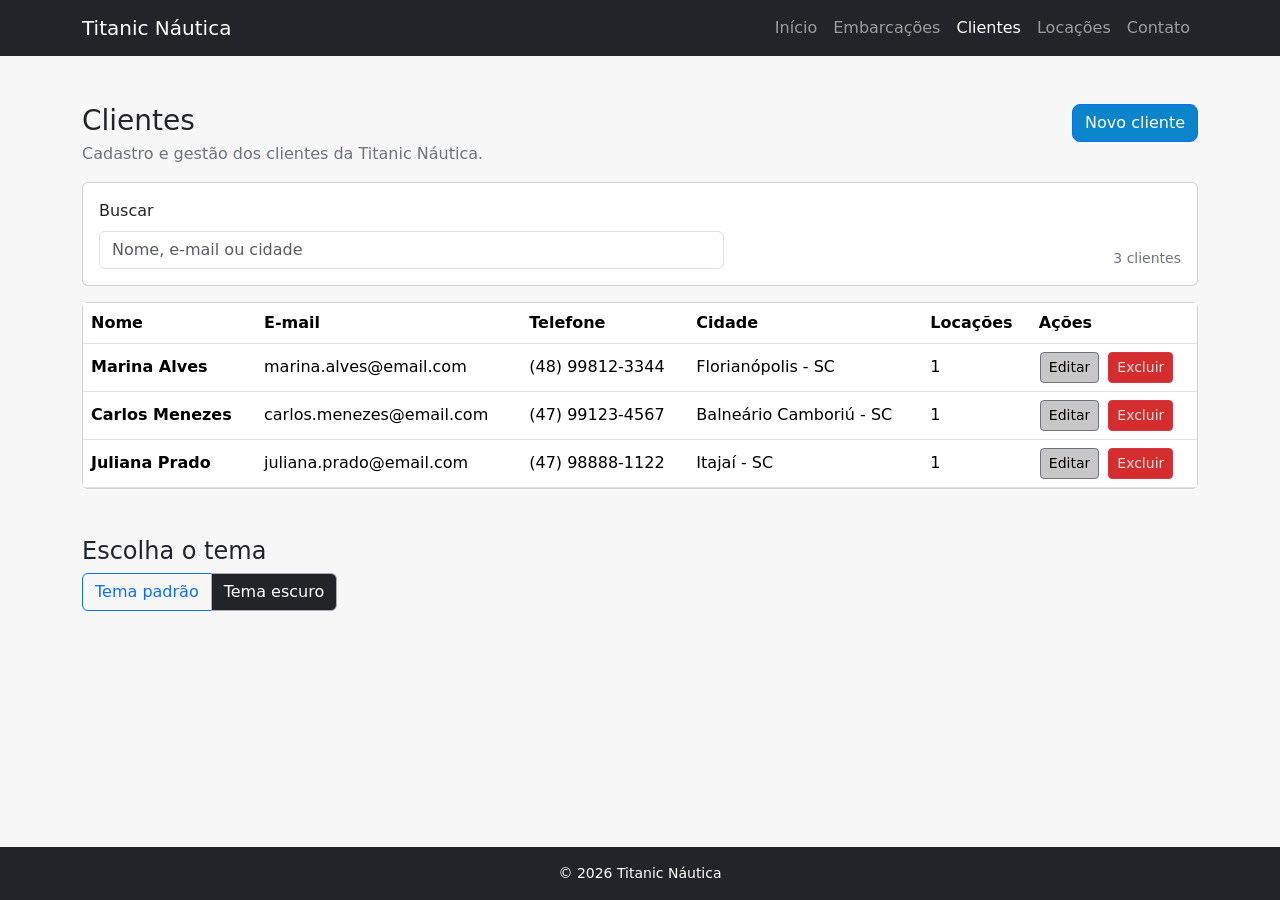
<file: clientes.html>
<!DOCTYPE html>
<html lang="pt-BR">

<head>
    <meta charset="UTF-8">
    <meta name="viewport" content="width=device-width, initial-scale=1.0">
    <meta name="description" content="Cadastro e gestão dos clientes da Titanic Náutica.">
    <title>Clientes — Titanic Náutica</title>
    <link href="https://cdn.jsdelivr.net/npm/bootstrap@5.3.8/dist/css/bootstrap.min.css" rel="stylesheet"
        integrity="sha384-sRIl4kxILFvY47J16cr9ZwB07vP4J8+LH7qKQnuqkuIAvNWLzeN8tE5YBujZqJLB" crossorigin="anonymous">
    <link rel="stylesheet" href="css/clientes.css">
</head>

<body class="d-flex flex-column min-vh-100">

    <div id="cabecalho"></div>

    <main class="flex-grow-1">
        <div class="container py-5">
            <div class="d-flex flex-column flex-sm-row justify-content-between align-items-sm-center gap-2 mb-3">
                <div>
                    <h1 class="h3 mb-1">Clientes</h1>
                    <p class="text-secondary mb-0">Cadastro e gestão dos clientes da Titanic Náutica.</p>
                </div>
                <button type="button" class="btn btn-primary align-self-start" id="novo-cliente">
                    Novo cliente
                </button>
            </div>

            <div id="mensagens" class="mb-3"></div>

            <div class="card mb-3">
                <div class="card-body">
                    <div class="row g-3 align-items-end">
                        <div class="col-12 col-md-7">
                            <label for="busca-cliente" class="form-label">Buscar</label>
                            <input id="busca-cliente" type="search" class="form-control"
                                placeholder="Nome, e-mail ou cidade">
                        </div>
                        <div class="col-12 col-md-5">
                            <p class="text-secondary small mb-0 text-md-end" id="contador-clientes"></p>
                        </div>
                    </div>
                </div>
            </div>

            <div class="card d-none" id="card-clientes">
                <div id="lista-clientes"></div>
            </div>

            <div class="text-center py-5 d-none" id="clientes-vazio">
                <h2 class="h5">Nenhum cliente encontrado</h2>
                <p class="text-secondary mb-0">Cadastre um cliente ou ajuste a busca.</p>
            </div>
        </div>

        <section class="container pb-5">
            <h2 class="h4 mb-2">Escolha o tema</h2>
            <div class="btn-group" role="group" aria-label="Basic example">
                <button type="button" class="btn btn-outline-primary" id="btn-tema-padrao">Tema padrão</button>
                <button type="button" class="btn btn-dark" id="btn-tema-escuro">Tema escuro</button>
            </div>
        </section>
    </main>

    <div class="modal fade" id="modalCliente" tabindex="-1" aria-labelledby="titulo-modal-cliente" aria-hidden="true">
        <div class="modal-dialog modal-dialog-centered modal-dialog-scrollable">
            <form id="form-cliente" class="modal-content needs-validation" novalidate>
                <div class="modal-header">
                    <h2 class="modal-title fs-5" id="titulo-modal-cliente">Novo cliente</h2>
                    <button type="button" class="btn-close" data-bs-dismiss="modal" aria-label="Fechar"></button>
                </div>
                <div class="modal-body">
                    <div id="erro-cliente" class="mb-3"></div>
                    <input type="hidden" id="cliente-id">

                    <div class="mb-3">
                        <label for="cliente-nome" class="form-label">Nome</label>
                        <input id="cliente-nome" type="text" class="form-control" required minlength="3"
                            maxlength="80">
                        <div class="invalid-feedback">Informe o nome do cliente.</div>
                    </div>

                    <div class="mb-3">
                        <label for="cliente-email" class="form-label">E-mail</label>
                        <input id="cliente-email" type="email" class="form-control" required>
                        <div class="invalid-feedback">Informe um e-mail válido.</div>
                    </div>

                    <div class="row g-3 mb-3">
                        <div class="col-12 col-sm-6">
                            <label for="cliente-telefone" class="form-label">Telefone</label>
                            <input id="cliente-telefone" type="tel" class="form-control" required
                                placeholder="(48) 99999-9999">
                            <div class="invalid-feedback">Informe o telefone.</div>
                        </div>
                        <div class="col-12 col-sm-6">
                            <label for="cliente-cpf" class="form-label">CPF</label>
                            <input id="cliente-cpf" type="text" class="form-control" required minlength="11"
                                maxlength="14" placeholder="000.000.000-00">
                            <div class="invalid-feedback">Informe o CPF.</div>
                        </div>
                    </div>

                    <div>
                        <label for="cliente-cidade" class="form-label">Cidade</label>
                        <input id="cliente-cidade" type="text" class="form-control" required maxlength="80">
                        <div class="invalid-feedback">Informe a cidade.</div>
                    </div>
                </div>
                <div class="modal-footer">
                    <button type="button" class="btn btn-outline-secondary" data-bs-dismiss="modal">
                        Cancelar
                    </button>
                    <button type="submit" class="btn btn-primary">Salvar</button>
                </div>
            </form>
        </div>
    </div>

    <div id="rodape"></div>

    <script src="https://cdn.jsdelivr.net/npm/bootstrap@5.3.8/dist/js/bootstrap.bundle.min.js"
        integrity="sha384-FKyoEForCGlyvwx9Hj09JcYn3nv7wiPVlz7YYwJrWVcXK/BmnVDxM+D2scQbITxI"
        crossorigin="anonymous"></script>
    <script src="utils/formatar.js"></script>
    <script src="utils/dados.js"></script>
    <script src="components/header.js"></script>
    <script src="components/footer.js"></script>
    <script src="components/tabela.js"></script>
    <script src="components/alerta.js"></script>
    <script src="components/modalConfirmacao.js"></script>
    <script src="components/tema.js"></script>
    <script src="js/clientes.js"></script>
</body>

</html>
</file>
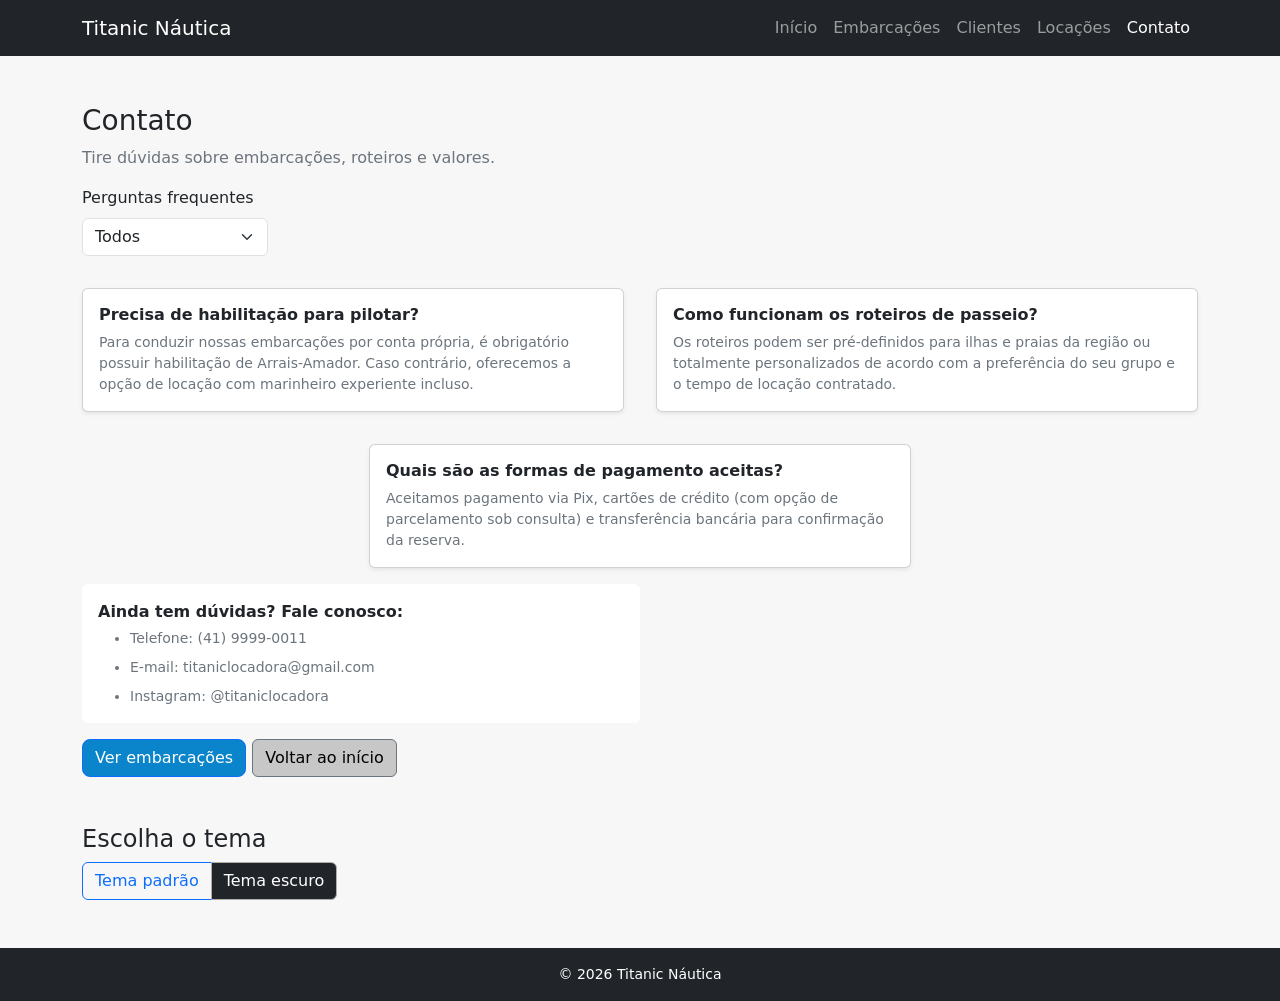
<file: contato.html>
<!DOCTYPE html>
<html lang="pt-BR">

<head>
    <meta charset="UTF-8">
    <meta name="viewport" content="width=device-width, initial-scale=1.0">
    <meta name="description" content="Fale com a equipe da Titanic Náutica.">
    <title>Contato — Titanic Náutica</title>
    <link href="https://cdn.jsdelivr.net/npm/bootstrap@5.3.8/dist/css/bootstrap.min.css" rel="stylesheet"
        integrity="sha384-sRIl4kxILFvY47J16cr9ZwB07vP4J8+LH7qKQnuqkuIAvNWLzeN8tE5YBujZqJLB" crossorigin="anonymous">
    <link rel="stylesheet" href="css/contato.css">
</head>

<body class="d-flex flex-column min-vh-100">

    <div id="cabecalho"></div>

    <main class="flex-grow-1">
        <div class="container py-5">
            <h1 class="h3 mb-2">Contato</h1>
            <p class="text-secondary mb-3">Tire dúvidas sobre embarcações, roteiros e valores.</p>

        <div class="col-6 col-lg-2 my-3">
                <label for="filtro-status" class="form-label">Perguntas frequentes</label>
                    <select id="filtro-status" class="form-select">
                        <option value="">Todos</option>
                        <option value="Embarcações">Embarcações</option>
                        <option value="Roteiros">Roteiros</option>
                        <option value="Valores">Valores</option>
                    </select>
            </div>

            <div id="lista-duvidas" class="row g-3 my-3">
                <div class="col-md-6 card-duvida" data-categoria="Embarcações">
                    <div class="card h-100 shadow-sm">
                        <div class="card-body">
                            <h5 class="card-title h6 fw-bold">Precisa de habilitação para pilotar?</h5>
                            <p class="card-text text-secondary small mb-0">Para conduzir nossas embarcações por conta própria, é obrigatório possuir habilitação de Arrais-Amador. Caso contrário, oferecemos a opção de locação com marinheiro experiente incluso.</p>
                        </div>
                    </div>
                </div>

                <div class="col-md-6 card-duvida" data-categoria="Roteiros">
                    <div class="card h-100 shadow-sm">
                        <div class="card-body">
                            <h5 class="card-title h6 fw-bold">Como funcionam os roteiros de passeio?</h5>
                            <p class="card-text text-secondary small mb-0">Os roteiros podem ser pré-definidos para ilhas e praias da região ou totalmente personalizados de acordo com a preferência do seu grupo e o tempo de locação contratado.</p>
                        </div>
                    </div>
                </div>

                <div class="col-md-6 card-duvida" data-categoria="Valores">
                    <div class="card h-100 shadow-sm">
                        <div class="card-body">
                            <h5 class="card-title h6 fw-bold">Quais são as formas de pagamento aceitas?</h5>
                            <p class="card-text text-secondary small mb-0">Aceitamos pagamento via Pix, cartões de crédito (com opção de parcelamento sob consulta) e transferência bancária para confirmação da reserva.</p>
                        </div>
                    </div>
                </div>
            </div>

            <div class="card my-3 border-0 col-md-6">
                <div class="card-body">
                    <p class="fs-6 fw-bold mb-1">Ainda tem dúvidas? Fale conosco:</p>
                    <ul class="d-flex gap-2 flex-column small mb-0 text-secondary">
                        <li>Telefone: (41) 9999-0011</li>
                        <li>E-mail: titaniclocadora@gmail.com</li>
                        <li>Instagram: @titaniclocadora</li>
                    </ul>
                </div>
            </div>

            <a href="embarcacoes.html" class="btn btn-primary">Ver embarcações</a>
            <a href="index.html" class="btn btn-outline-secondary">Voltar ao início</a>
        </div>

        <section class="container pb-5">
            <h2 class="h4 mb-2">Escolha o tema</h2>
            <div class="btn-group" role="group" aria-label="Basic example">
                <button type="button" class="btn btn-outline-primary" id="btn-tema-padrao">Tema padrão</button>
                <button type="button" class="btn btn-dark" id="btn-tema-escuro">Tema escuro</button>
            </div>
        </section>
    </main>

    <div id="rodape"></div>

    <script src="https://cdn.jsdelivr.net/npm/bootstrap@5.3.8/dist/js/bootstrap.bundle.min.js"
        integrity="sha384-FKyoEForCGlyvwx9Hj09JcYn3nv7wiPVlz7YYwJrWVcXK/BmnVDxM+D2scQbITxI"
        crossorigin="anonymous"></script>
    <script src="components/header.js"></script>
    <script src="components/footer.js"></script>
    <script src="components/cardContato.js"></script>
    <script src="components/tema.js"></script>
    <script src="js/contato.js"></script>
</body>

</html>
</file>
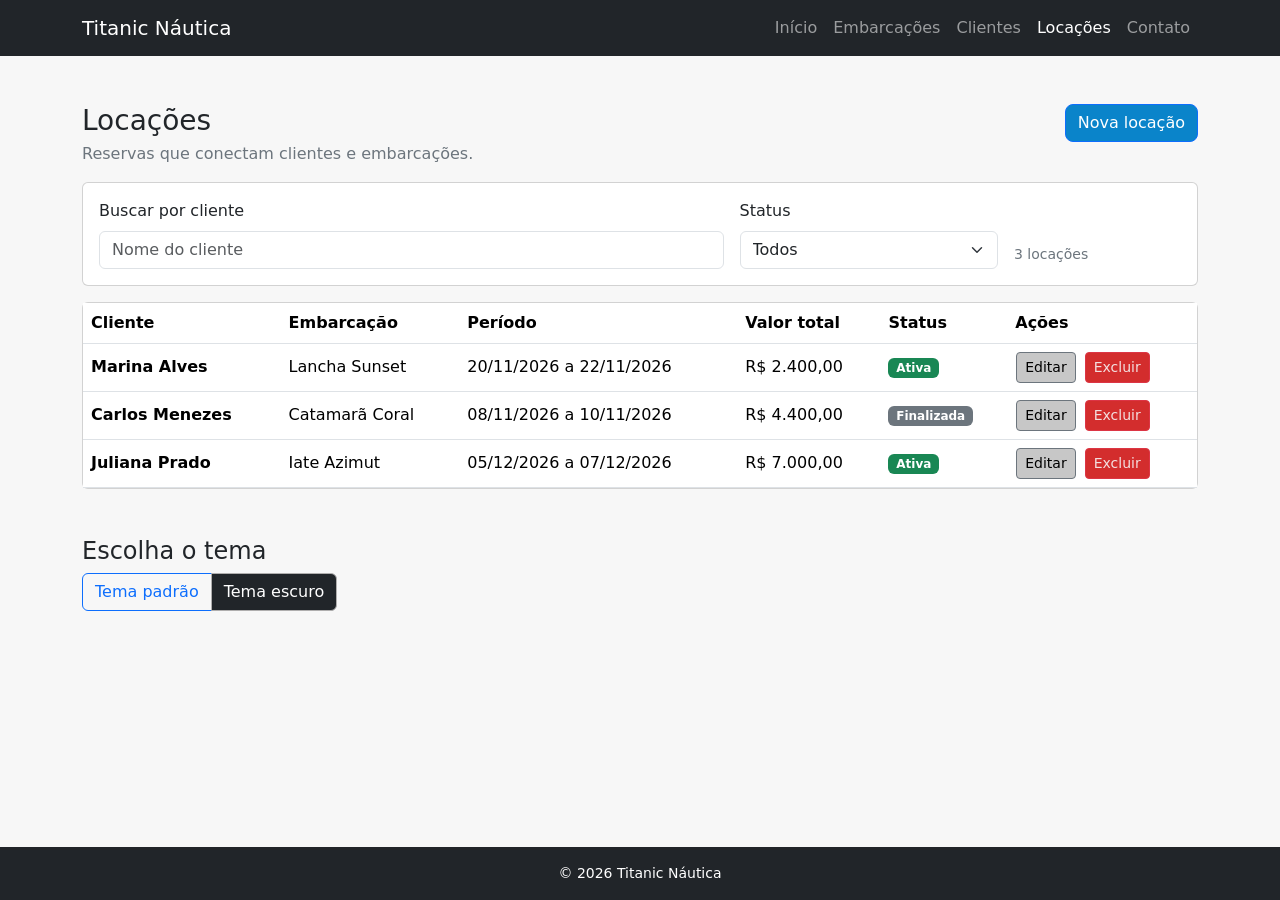
<file: locacoes.html>
<!DOCTYPE html>
<html lang="pt-BR">

<head>
    <meta charset="UTF-8">
    <meta name="viewport" content="width=device-width, initial-scale=1.0">
    <meta name="description" content="Reservas de embarcações que conectam clientes e barcos.">
    <title>Locações — Titanic Náutica</title>
    <link href="https://cdn.jsdelivr.net/npm/bootstrap@5.3.8/dist/css/bootstrap.min.css" rel="stylesheet"
        integrity="sha384-sRIl4kxILFvY47J16cr9ZwB07vP4J8+LH7qKQnuqkuIAvNWLzeN8tE5YBujZqJLB" crossorigin="anonymous">
    <link rel="stylesheet" href="css/locacoes.css">
</head>

<body class="d-flex flex-column min-vh-100">

    <div id="cabecalho"></div>

    <main class="flex-grow-1">
        <div class="container py-5">
            <div class="d-flex flex-column flex-sm-row justify-content-between align-items-sm-center gap-2 mb-3">
                <div>
                    <h1 class="h3 mb-1">Locações</h1>
                    <p class="text-secondary mb-0">Reservas que conectam clientes e embarcações.</p>
                </div>
                <button type="button" class="btn btn-primary align-self-start" id="nova-locacao">
                    Nova locação
                </button>
            </div>

            <div id="mensagens" class="mb-3"></div>

            <div class="card mb-3">
                <div class="card-body">
                    <div class="row g-3 align-items-end">
                        <div class="col-12 col-md-7">
                            <label for="busca-locacao" class="form-label">Buscar por cliente</label>
                            <input id="busca-locacao" type="search" class="form-control" placeholder="Nome do cliente">
                        </div>
                        <div class="col-6 col-md-3">
                            <label for="filtro-locacao" class="form-label">Status</label>
                            <select id="filtro-locacao" class="form-select">
                                <option value="">Todos</option>
                                <option value="ativa">Ativa</option>
                                <option value="finalizada">Finalizada</option>
                                <option value="cancelada">Cancelada</option>
                            </select>
                        </div>
                        <div class="col-6 col-md-2">
                            <p class="text-secondary small mb-1" id="contador-locacoes"></p>
                        </div>
                    </div>
                </div>
            </div>

            <div class="card d-none" id="card-locacoes">
                <div id="lista-locacoes"></div>
            </div>

            <div class="text-center py-5 d-none" id="locacoes-vazio">
                <h2 class="h5">Nenhuma locação encontrada</h2>
                <p class="text-secondary mb-0">Cadastre uma locação ou ajuste os filtros.</p>
            </div>
        </div>

        <section class="container pb-5">
            <h2 class="h4 mb-2">Escolha o tema</h2>
            <div class="btn-group" role="group" aria-label="Basic example">
                <button type="button" class="btn btn-outline-primary" id="btn-tema-padrao">Tema padrão</button>
                <button type="button" class="btn btn-dark" id="btn-tema-escuro">Tema escuro</button>
            </div>
        </section>
    </main>

    <div class="modal fade" id="modalLocacao" tabindex="-1" aria-labelledby="titulo-modal-locacao" aria-hidden="true">
        <div class="modal-dialog modal-dialog-centered modal-dialog-scrollable">
            <form id="form-locacao" class="modal-content needs-validation" novalidate>
                <div class="modal-header">
                    <h2 class="modal-title fs-5" id="titulo-modal-locacao">Nova locação</h2>
                    <button type="button" class="btn-close" data-bs-dismiss="modal" aria-label="Fechar"></button>
                </div>
                <div class="modal-body">
                    <div id="erro-locacao" class="mb-3"></div>
                    <input type="hidden" id="locacao-id">

                    <div class="mb-3">
                        <label for="locacao-cliente" class="form-label">Cliente</label>
                        <select id="locacao-cliente" class="form-select" required></select>
                        <div class="invalid-feedback">Selecione o cliente.</div>
                    </div>

                    <div class="mb-3">
                        <label for="locacao-embarcacao" class="form-label">Embarcação</label>
                        <select id="locacao-embarcacao" class="form-select" required></select>
                        <div class="invalid-feedback">Selecione a embarcação.</div>
                    </div>

                    <div class="row g-3 mb-3">
                        <div class="col-12 col-sm-6">
                            <label for="locacao-inicio" class="form-label">Retirada</label>
                            <input id="locacao-inicio" type="date" class="form-control" required>
                            <div class="invalid-feedback">Informe a data de retirada.</div>
                        </div>
                        <div class="col-12 col-sm-6">
                            <label for="locacao-fim" class="form-label">Devolução</label>
                            <input id="locacao-fim" type="date" class="form-control" required>
                            <div class="invalid-feedback">Informe a data de devolução.</div>
                        </div>
                    </div>

                    <div class="mb-3">
                        <label for="locacao-status" class="form-label">Status</label>
                        <select id="locacao-status" class="form-select" required>
                            <option value="ativa">Ativa</option>
                            <option value="finalizada">Finalizada</option>
                            <option value="cancelada">Cancelada</option>
                        </select>
                    </div>

                    <div class="alert alert-light border mb-0" id="valor-previsto"></div>
                </div>
                <div class="modal-footer">
                    <button type="button" class="btn btn-outline-secondary" data-bs-dismiss="modal">
                        Cancelar
                    </button>
                    <button type="submit" class="btn btn-primary">Salvar</button>
                </div>
            </form>
        </div>
    </div>

    <div id="rodape"></div>

    <script src="https://cdn.jsdelivr.net/npm/bootstrap@5.3.8/dist/js/bootstrap.bundle.min.js"
        integrity="sha384-FKyoEForCGlyvwx9Hj09JcYn3nv7wiPVlz7YYwJrWVcXK/BmnVDxM+D2scQbITxI"
        crossorigin="anonymous"></script>
    <script src="utils/formatar.js"></script>
    <script src="utils/dados.js"></script>
    <script src="components/header.js"></script>
    <script src="components/footer.js"></script>
    <script src="components/tabela.js"></script>
    <script src="components/alerta.js"></script>
    <script src="components/modalConfirmacao.js"></script>
    <script src="components/tema.js"></script>
    <script src="js/locacoes.js"></script>
</body>

</html>
</file>
<file: css/clientes.css>
:root{
    --cor-primaria: #3d81b9;
    --cor-secundaria: rgb(119, 105, 105);
    --cor-destaque: rgb(18, 40, 163);
    --cor-fundo: #f7f7f7;
    --max-height: 120px;
    --cor-texto: black;
    --cor-texto-destaque: rgb(9, 9, 218);
    --arredondamento: 8px;
    --cor-btn-1: rgb(10, 132, 202);
    --cor-btn-2: rgb(145, 136, 136);
    --cor-btn-3: rgb(199, 199, 199);

}

body{
    background-color: var(--cor-fundo);
}

.modo-escuro{
    --cor-fundo: #121212;
    --cor-texto: #f8f9fa;
    --cor-primaria: #529ecc;
    --cor-btn-1: #396fe2;
    --cor-btn-3: #2b3035;
}

.modo-escuro .card {
    background-color: #1e1e1e;
    color: #f8f9fa;
    border-color: #333;
}   

.modo-escuro .form-control, .modo-escuro .form-select {
    background-color: #1e1e1e;
    color: #f8f9fa;
    border-color: #333;
}

.modo-escuro .form-control::placeholder, .modo-escuro .h3, .modo-escuro .h4{
    color: #f8f9fa;
}

.modo-escuro .form-control, .modo-escuro .form-select {
    background-color: #1e1e1e;
    color: #f8f9fa;
    border-color: #333;
}

.modo-escuro .form-control::placeholder, .modo-escuro .h3, .modo-escuro .h4{
    color: #f8f9fa;
}

.modo-escuro table, .modo-escuro th, .modo-escuro td {
    background-color: #1e1e1e;
    color: #f8f9fa;
    border-color: #333;
}

.btn-primary{
    background-color: var(--cor-btn-1);
    border-radius: var(--arredondamento);
}

.btn-outline-secondary{
    background-color: var(--cor-fundo);
    margin: auto 1px;
}

.btn-outline-secondary{
    background-color: var(--cor-btn-3);
    color: var(--cor-texto);
}

.btn-outline-danger{
    background-color: rgb(211, 45, 45);
    color: rgb(243, 223, 223);
}

.btn-dark{
    border-color: #afaeae;
}

.modo-escuro .modal-content {
    background-color: #1e1e1e;
    color: #f8f9fa;
    border-color: #333;
}

.modo-escuro .modal-header, .modo-escuro .modal-footer {
    border-color: #333;
}

.modo-escuro .modal-body, .modo-escuro .modal-body p, .modo-escuro .modal-body span, .modo-escuro .modal-body strong, .modo-escuro .modal-body li {
    color: #f8f9fa;
}

.modo-escuro .modal-body .text-secondary, .modo-escuro .modal-body .form-text {
    color: #adb5bd;
}

.modo-escuro .modal-body .form-control, .modo-escuro .modal-body .form-select {
    background-color: #2b3035;
    color: #f8f9fa;
    border-color: #495057;
}

.modo-escuro .modal-body .form-control::placeholder {
    color: #6c757d;
}
</file>
<file: css/contato.css>
:root{
    --cor-primaria: #3d81b9;
    --cor-secundaria: rgb(119, 105, 105);
    --cor-destaque: rgb(18, 40, 163);
    --cor-fundo: #f7f7f7;
    --max-height: 120px;
    --cor-texto: black;
    --cor-texto-destaque: rgb(9, 9, 218);
    --arredondamento: 8px;
    --cor-btn-1: rgb(10, 132, 202);
    --cor-btn-2: rgb(145, 136, 136);
    --cor-btn-3: rgb(199, 199, 199);
}

body{
    background-color: var(--cor-fundo);
}

.modo-escuro{
    --cor-fundo: #121212;
    --cor-texto: #f8f9fa;
    --cor-primaria: #529ecc;
    --cor-btn-1: #396fe2;
    --cor-btn-3: #2b3035;
}

.modo-escuro .card {
    background-color: #1e1e1e;
    color: #f8f9fa;
    border-color: #333;
}   

.modo-escuro .form-control, .modo-escuro .form-select {
    background-color: #1e1e1e;
    color: #f8f9fa;
    border-color: #333;
}

.modo-escuro .form-control::placeholder, .modo-escuro .h3, .modo-escuro .h4, .modo-escuro .form-label{
    color: #f8f9fa;
}

.btn-primary{
    background-color: var(--cor-btn-1);
    border-radius: var(--arredondamento);
}

.btn-outline-secondary{
    background-color: var(--cor-btn-3);
    color: var(--cor-texto);
    margin: auto 1px;
}

.btn-dark{
    border-color: #afaeae;
}

#lista-duvidas {
    display: flex;
    flex-wrap: wrap;
    justify-content: center;
    gap: 1rem;
}

#lista-duvidas > div {
    flex: 0 0 calc(50% - 0.5rem);
    max-width: calc(50% - 0.5rem);
}
</file>
<file: css/locacoes.css>
:root{
    --cor-primaria: #3d81b9;
    --cor-secundaria: rgb(119, 105, 105);
    --cor-destaque: rgb(18, 40, 163);
    --cor-fundo: #f7f7f7;
    --max-height: 120px;
    --cor-texto: black;
    --cor-texto-destaque: rgb(9, 9, 218);
    --arredondamento: 8px;
    --cor-btn-1: rgb(10, 132, 202);
    --cor-btn-2: rgb(145, 136, 136);
    --cor-btn-3: rgb(199, 199, 199);

}

body{
    background-color: var(--cor-fundo);
}

.modo-escuro{
    --cor-fundo: #121212;
    --cor-texto: #f8f9fa;
    --cor-primaria: #529ecc;
    --cor-btn-1: #396fe2;
    --cor-btn-3: #2b3035;
}

.modo-escuro .card {
    background-color: #1e1e1e;
    color: #f8f9fa;
    border-color: #333;
}   

.modo-escuro .form-control, .modo-escuro .form-select {
    background-color: #1e1e1e;
    color: #f8f9fa;
    border-color: #333;
}

.modo-escuro .form-control, .modo-escuro .form-select {
    background-color: #1e1e1e;
    color: #f8f9fa;
    border-color: #333;
}

.modo-escuro .form-control::placeholder, .modo-escuro .h3, .modo-escuro .h4{
    color: #f8f9fa;
}

.modo-escuro table, .modo-escuro th, .modo-escuro td {
    background-color: #1e1e1e;
    color: #f8f9fa;
    border-color: #333;
}

.btn-primary{
    background-color: var(--cor-btn-1);
    border-radius: var(--arredondamento);
}

.btn-outline-secondary{
    background-color: var(--cor-fundo);
    margin: auto 1px;
}

.btn-outline-secondary{
    background-color: var(--cor-btn-3);
    color: var(--cor-texto);
}

.btn-outline-danger{
    background-color: rgb(211, 45, 45);
    color: rgb(243, 223, 223);
}

.btn-dark{
    border-color: #afaeae;
}

.modo-escuro .modal-content {
    background-color: #1e1e1e;
    color: #f8f9fa;
    border-color: #333;
}

.modo-escuro .modal-header, .modo-escuro .modal-footer {
    border-color: #333;
}

.modo-escuro .modal-body, .modo-escuro .modal-body p, .modo-escuro .modal-body span, .modo-escuro .modal-body strong, .modo-escuro .modal-body li {
    color: #f8f9fa;
}

.modo-escuro .modal-body .text-secondary, .modo-escuro .modal-body .form-text {
    color: #adb5bd;
}

.modo-escuro .modal-body .form-control, .modo-escuro .modal-body .form-select {
    background-color: #2b3035;
    color: #f8f9fa;
    border-color: #495057;
}

.modo-escuro .modal-body .form-control::placeholder {
    color: #6c757d;
}
</file>
